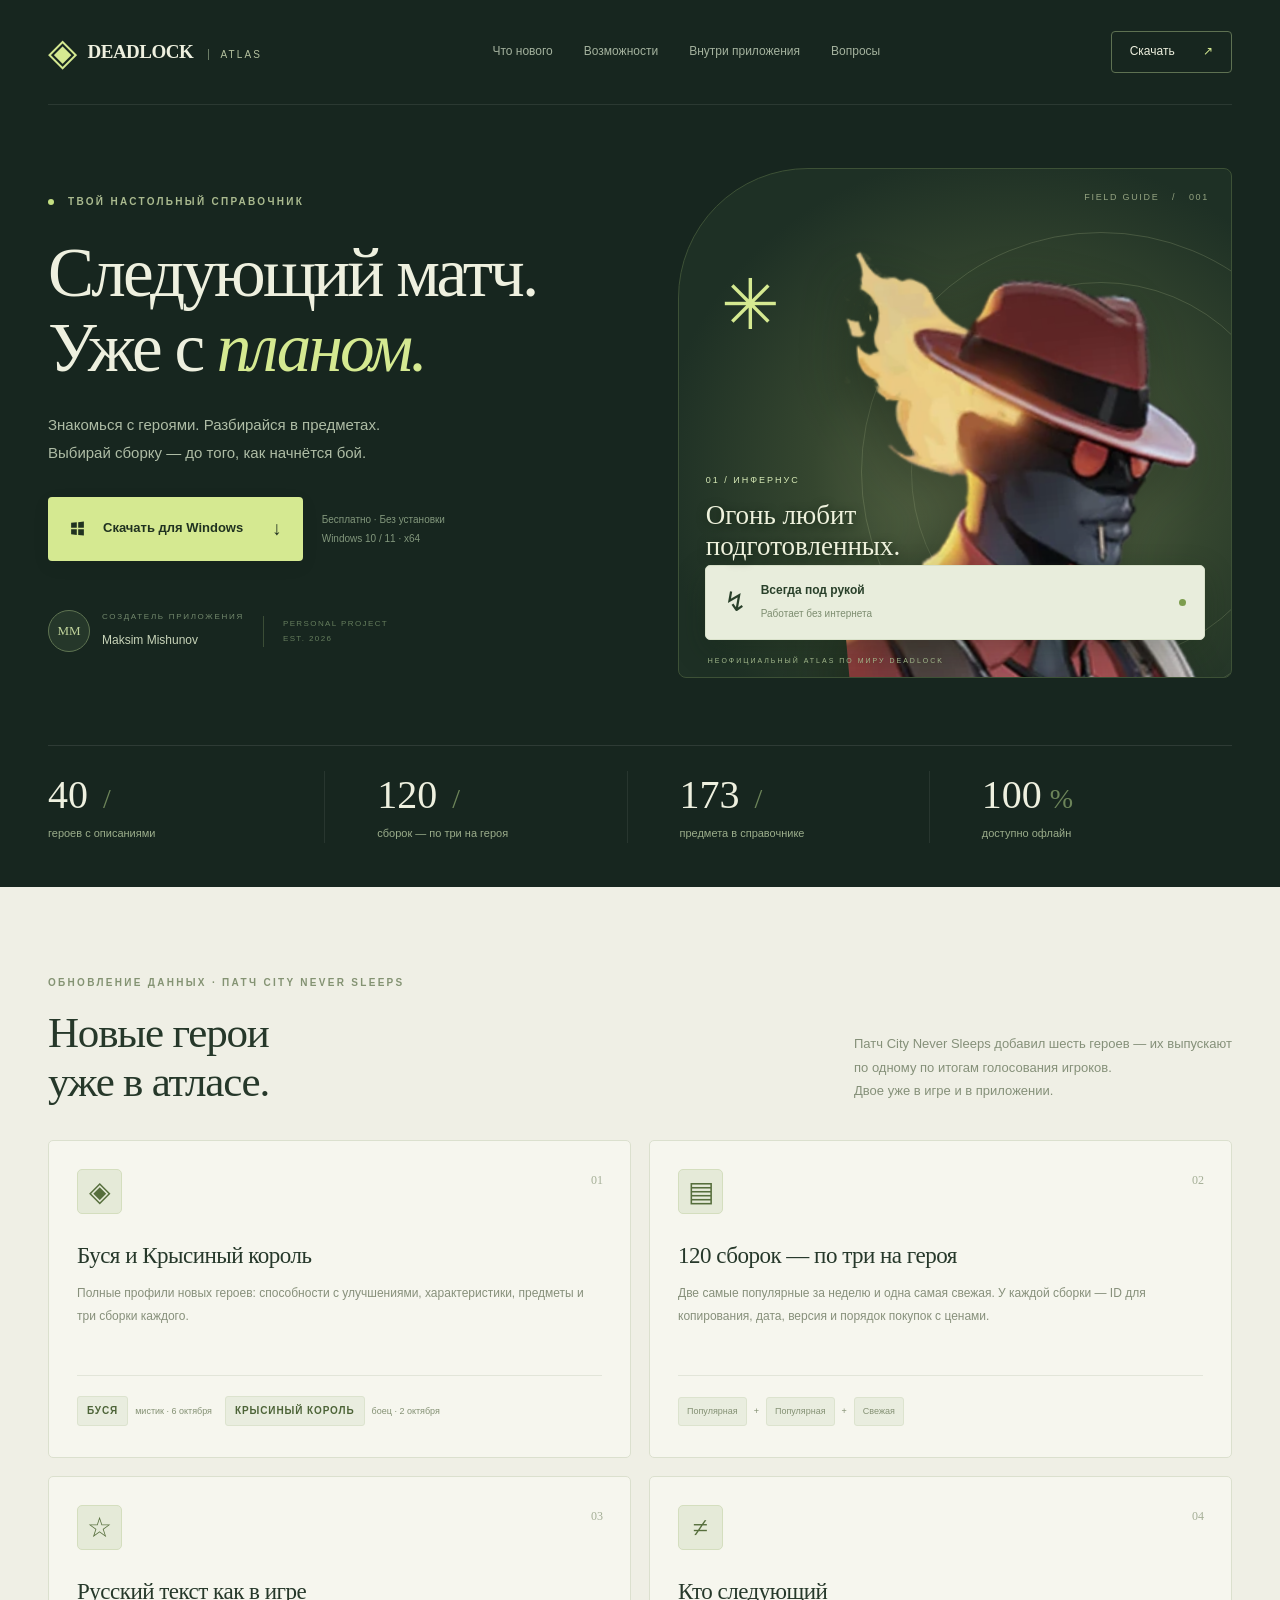
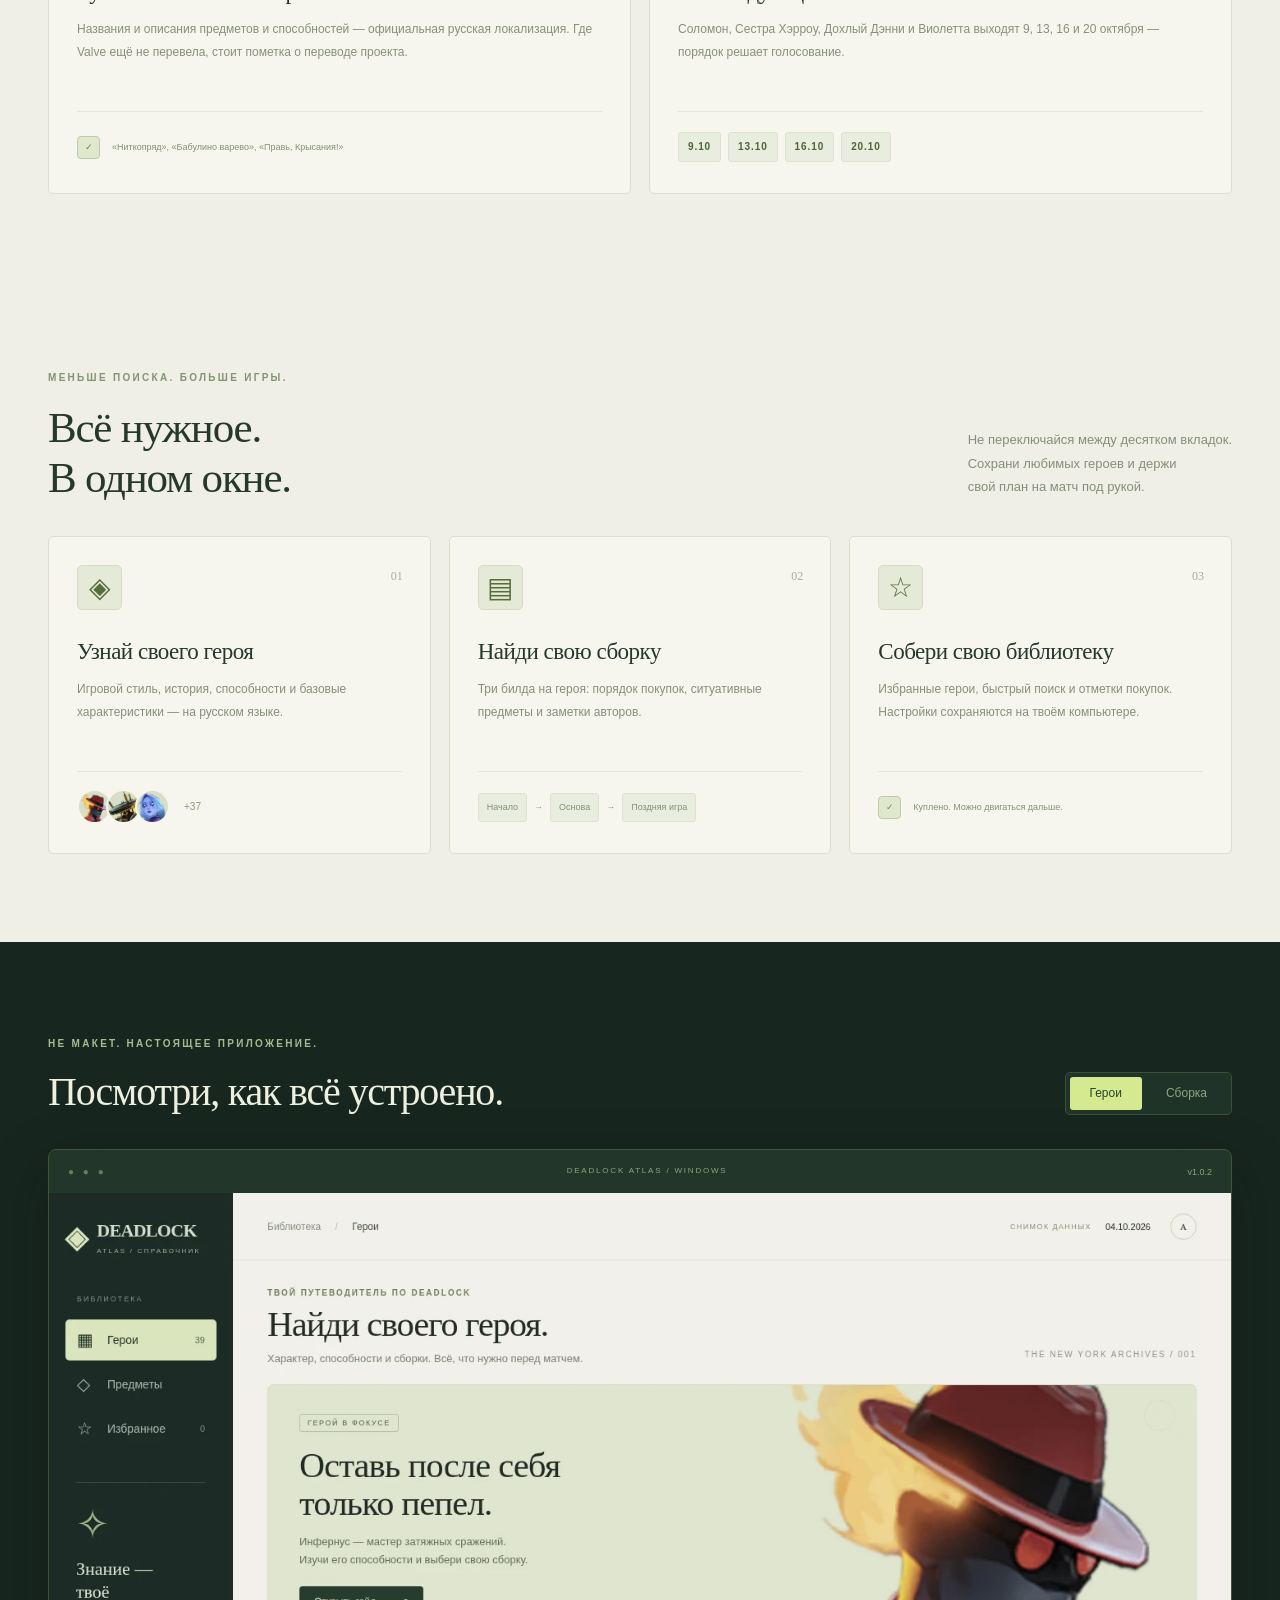
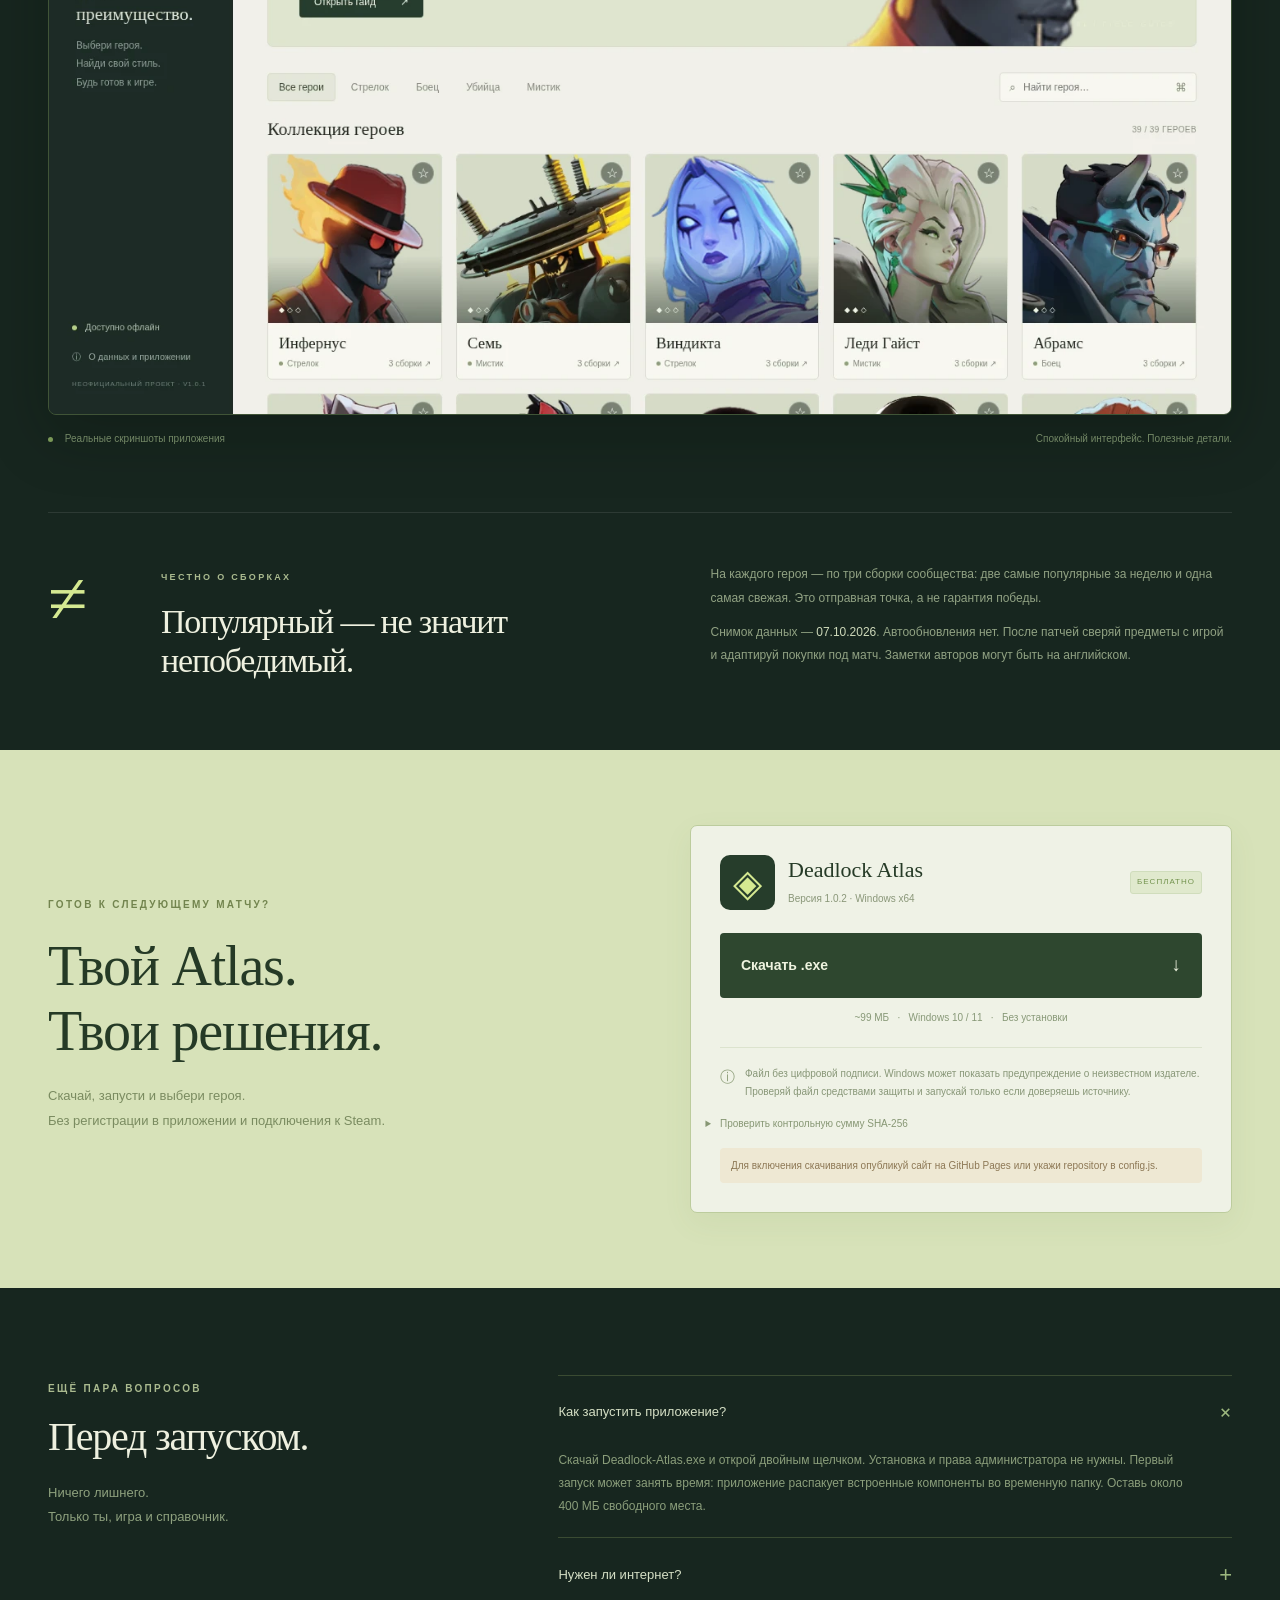
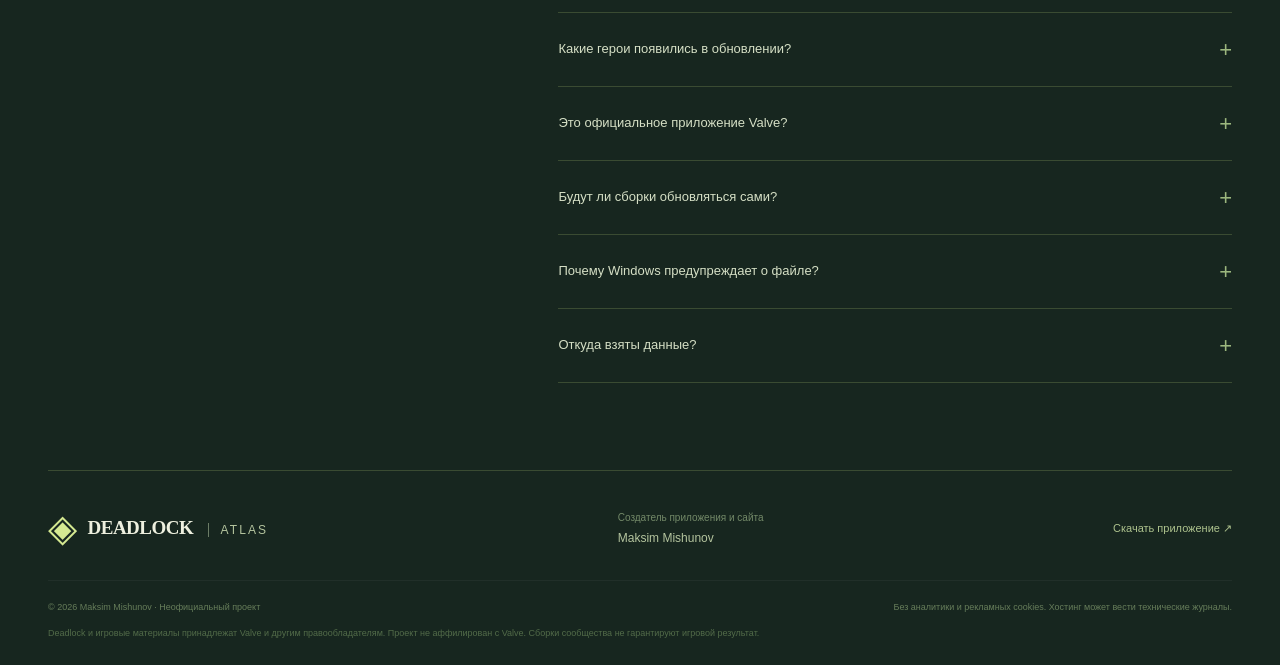
<file: index.html>
<!DOCTYPE html>
<html lang="ru"><head><meta charset="UTF-8"><meta name="viewport" content="width=device-width, initial-scale=1"><meta name="theme-color" content="#17261f"><meta name="description" content="Deadlock Atlas — бесплатный неофициальный справочник для Windows. 40 героев, 120 сборок, предметы и способности. Создатель приложения — Maksim Mishunov."><title>Deadlock Atlas — твой план на следующий матч</title><link rel="icon" href="assets/favicon.svg" type="image/svg+xml"><link rel="stylesheet" href="style.css"><script src="config.js" defer></script><script src="site.js" defer></script></head><body>
<header class="header"><a class="logo" href="#" aria-label="Deadlock Atlas — главная"><span class="logo-mark">◈</span><span>DEADLOCK <b>ATLAS</b></span></a><nav aria-label="Навигация"><a href="#news">Что нового</a><a href="#features">Возможности</a><a href="#inside">Внутри приложения</a><a href="#faq">Вопросы</a></nav><a class="nav-download" href="#download">Скачать <span>↗</span></a></header>
<main><section class="hero container"><div class="hero-text"><div class="eyebrow"><i></i> ТВОЙ НАСТОЛЬНЫЙ СПРАВОЧНИК</div><h1>Следующий матч.<br>Уже с <em>планом.</em></h1><p class="lead">Знакомься с героями. Разбирайся в предметах.<br class="desktop"> Выбирай сборку — до того, как начнётся бой.</p><div class="hero-actions"><a class="button primary" href="#download"><svg viewBox="0 0 24 24" aria-hidden="true"><path d="M3 4l8-1v8H3zm10-1 8-1v9h-8zM3 13h8v8l-8-1zm10 0h8v9l-8-1z"/></svg>Скачать для Windows <span>↓</span></a><span class="small-print">Бесплатно · Без установки<br>Windows 10 / 11 · x64</span></div><div class="creator"><span class="creator-avatar">MM</span><div><small>СОЗДАТЕЛЬ ПРИЛОЖЕНИЯ</small><b>Maksim Mishunov</b></div><span class="creator-line"></span><span class="edition">PERSONAL PROJECT<br>EST. 2026</span></div></div><div class="hero-visual"><span class="visual-index">FIELD GUIDE &nbsp; / &nbsp; 001</span><div class="orbital orbital-one"></div><div class="orbital orbital-two"></div><img class="hero-character" src="assets/hero-1.webp" alt="Инфернус из Deadlock"><span class="visual-star">✳</span><div class="character-label"><span>01 / ИНФЕРНУС</span><b>Огонь любит<br>подготовленных.</b></div><div class="offline-card"><span class="offline-symbol">↯</span><div><b>Всегда под рукой</b><small>Работает без интернета</small></div><i></i></div><span class="visual-caption">НЕОФИЦИАЛЬНЫЙ ATLAS ПО МИРУ DEADLOCK</span></div></section>
<section class="stats container" aria-label="Приложение в цифрах"><div><b>40<span> /</span></b><p>героев с описаниями</p></div><div><b>120<span> /</span></b><p>сборок — по три на героя</p></div><div><b>173<span> /</span></b><p>предмета в справочнике</p></div><div><b>100<span>%</span></b><p>доступно офлайн</p></div></section>
<section class="light-section" id="news"><div class="container"><div class="section-heading"><div><span class="eyebrow">ОБНОВЛЕНИЕ ДАННЫХ · ПАТЧ CITY NEVER SLEEPS</span><h2>Новые герои<br>уже в атласе.</h2></div><p>Патч City Never Sleeps добавил шесть героев — их выпускают<br>по одному по итогам голосования игроков.<br>Двое уже в игре и в приложении.</p></div><div class="feature-grid"><article class="feature-card"><span class="feature-icon">◈</span><span class="feature-number">01</span><h3>Буся и Крысиный король</h3><p>Полные профили новых героев: способности с улучшениями, характеристики, предметы и три сборки каждого.</p><div class="news-heroes"><b>БУСЯ</b><i>мистик · 6 октября</i><b>КРЫСИНЫЙ КОРОЛЬ</b><i>боец · 2 октября</i></div></article><article class="feature-card"><span class="feature-icon">▤</span><span class="feature-number">02</span><h3>120 сборок — по три на героя</h3><p>Две самые популярные за неделю и одна самая свежая. У каждой сборки — ID для копирования, дата, версия и порядок покупок с ценами.</p><div class="mini-stages"><span>Популярная</span><i>+</i><span>Популярная</span><i>+</i><span>Свежая</span></div></article><article class="feature-card"><span class="feature-icon">☆</span><span class="feature-number">03</span><h3>Русский текст как в игре</h3><p>Названия и описания предметов и способностей — официальная русская локализация. Где Valve ещё не перевела, стоит пометка о переводе проекта.</p><div class="mini-check"><span>✓</span> «Ниткопряд», «Бабулино варево», «Правь, Крысания!»</div></article><article class="feature-card"><span class="feature-icon">≠</span><span class="feature-number">04</span><h3>Кто следующий</h3><p>Соломон, Сестра Хэрроу, Дохлый Дэнни и Виолетта выходят 9, 13, 16 и 20 октября — порядок решает голосование.</p><div class="news-heroes"><b>9.10</b><b>13.10</b><b>16.10</b><b>20.10</b></div></article></div></div></section><section class="light-section" id="features"><div class="container"><div class="section-heading"><div><span class="eyebrow">МЕНЬШЕ ПОИСКА. БОЛЬШЕ ИГРЫ.</span><h2>Всё нужное.<br>В одном окне.</h2></div><p>Не переключайся между десятком вкладок.<br>Сохрани любимых героев и держи<br>свой план на матч под рукой.</p></div><div class="feature-grid"><article class="feature-card"><span class="feature-icon">◈</span><span class="feature-number">01</span><h3>Узнай своего героя</h3><p>Игровой стиль, история, способности и базовые характеристики — на русском языке.</p><div class="mini-roster"><img src="assets/hero-1.webp" alt="Инфернус" loading="lazy"><img src="assets/hero-2.webp" alt="Семь" loading="lazy"><img src="assets/hero-3.webp" alt="Виндикта" loading="lazy"><span>+37</span></div></article><article class="feature-card"><span class="feature-icon">▤</span><span class="feature-number">02</span><h3>Найди свою сборку</h3><p>Три билда на героя: порядок покупок, ситуативные предметы и заметки авторов.</p><div class="mini-stages"><span>Начало</span><i>→</i><span>Основа</span><i>→</i><span>Поздняя игра</span></div></article><article class="feature-card"><span class="feature-icon">☆</span><span class="feature-number">03</span><h3>Собери свою библиотеку</h3><p>Избранные герои, быстрый поиск и отметки покупок. Настройки сохраняются на твоём компьютере.</p><div class="mini-check"><span>✓</span> Куплено. Можно двигаться дальше.</div></article></div></div></section>
<section class="inside container" id="inside"><div class="section-heading"><div><span class="eyebrow">НЕ МАКЕТ. НАСТОЯЩЕЕ ПРИЛОЖЕНИЕ.</span><h2>Посмотри, как всё устроено.</h2></div><div class="view-tabs" role="tablist" aria-label="Скриншот приложения"><button id="tab-heroes" role="tab" aria-selected="true" aria-controls="app-panel" data-view="heroes">Герои</button><button id="tab-build" role="tab" aria-selected="false" aria-controls="app-panel" tabindex="-1" data-view="build">Сборка</button></div></div><div class="app-window"><div class="window-bar"><span class="window-dots">● ● ●</span><span>DEADLOCK ATLAS / WINDOWS</span><small>v<span data-release-version>1.0.2</span></small></div><div id="app-panel" role="tabpanel" aria-labelledby="tab-heroes"><img id="app-screen" src="assets/app-heroes.webp" alt="Скриншот: каталог героев Deadlock Atlas" loading="lazy" width="1440" height="1000"></div></div><div class="screenshot-caption"><span><i></i> Реальные скриншоты приложения</span><span>Спокойный интерфейс. Полезные детали.</span></div></section>
<section class="method container"><div class="method-mark">≠</div><div><span class="eyebrow">ЧЕСТНО О СБОРКАХ</span><h2>Популярный — не значит<br>непобедимый.</h2></div><div class="method-copy"><p>На каждого героя — по три сборки сообщества: две самые популярные за неделю и одна самая свежая. Это отправная точка, а не гарантия победы.</p><p>Снимок данных — <b>07.10.2026</b>. Автообновления нет. После патчей сверяй предметы с игрой и адаптируй покупки под матч. Заметки авторов могут быть на английском.</p></div></section>
<section class="download-section" id="download"><div class="container download-inner"><div><span class="eyebrow">ГОТОВ К СЛЕДУЮЩЕМУ МАТЧУ?</span><h2>Твой Atlas.<br>Твои решения.</h2><p>Скачай, запусти и выбери героя.<br>Без регистрации в приложении и подключения к Steam.</p></div><div class="download-card"><div class="download-card-top"><span class="app-badge">◈</span><div><h3>Deadlock Atlas</h3><span>Версия <span data-release-version>1.0.2</span> · Windows x64</span></div><span class="free-tag">БЕСПЛАТНО</span></div><a id="download-link" class="button download-button" href="#publish-note">Скачать .exe <span>↓</span></a><p class="download-spec">~99 МБ &nbsp; · &nbsp; Windows 10 / 11 &nbsp; · &nbsp; Без установки</p><div class="security-note"><span>ⓘ</span><p>Файл без цифровой подписи. Windows может показать предупреждение о неизвестном издателе. Проверяй файл средствами защиты и запускай только если доверяешь источнику.</p></div><details class="checksum"><summary>Проверить контрольную сумму SHA-256</summary><code id="checksum">появится после публикации релиза на GitHub</code><button id="copy-hash" type="button">Копировать</button></details><p id="publish-note" class="publish-note">Ссылка на скачивание станет доступна после публикации релиза на GitHub.</p><a id="release-link" class="release-link" hidden>Открыть страницу релиза ↗</a></div></div></section>
<section class="faq container" id="faq"><div><span class="eyebrow">ЕЩЁ ПАРА ВОПРОСОВ</span><h2>Перед запуском.</h2><p>Ничего лишнего.<br>Только ты, игра и справочник.</p></div><div class="faq-list"><details open><summary>Как запустить приложение?<span>+</span></summary><p>Скачай Deadlock-Atlas.exe и открой двойным щелчком. Установка и права администратора не нужны. Первый запуск может занять время: приложение распакует встроенные компоненты во временную папку. Оставь около 400 МБ свободного места.</p></details><details><summary>Нужен ли интернет?<span>+</span></summary><p>Только для скачивания приложения и открытия внешних ссылок. Герои, сборки, описания и картинки уже внутри. Избранное и отметки хранятся в локальном профиле на компьютере.</p></details><details><summary>Какие герои появились в обновлении?<span>+</span></summary><p>Буся (Baba) и Крысиный король (Rat King) — оба уже выпущены и добавлены в приложение целиком: способности, предметы, сборки и русские описания. Остальные четыре героя патча — Соломон, Сестра Хэрроу, Дохлый Дэнни и Виолетта — выйдут 9, 13, 16 и 20 октября; их карточки отмечены в приложении как «скоро». Для полных профилей потребуется следующий снимок данных.</p></details><details><summary>Это официальное приложение Valve?<span>+</span></summary><p>Нет. Это независимый проект Maksim Mishunov. Он не связан с Valve, не подключается к игре и не изменяет её файлы. Deadlock, персонажи и игровые изображения принадлежат их правообладателям.</p></details><details><summary>Будут ли сборки обновляться сами?<span>+</span></summary><p>В версии <span data-release-version>1.0.2</span> нет автоматического обновления. В приложение включён снимок от 07.10.2026. У каждой сборки указана дата её изменения автором. Для новых данных потребуется новая версия приложения.</p></details><details><summary>Почему Windows предупреждает о файле?<span>+</span></summary><p>У этой независимой сборки нет цифровой подписи издателя. Не отключай защиту системы. Проверь файл антивирусом и при необходимости сравни SHA-256 с указанной на сайте суммой. Совпадение суммы подтверждает целостность файла, но само по себе не гарантирует его безопасность.</p></details><details><summary>Откуда взяты данные?<span>+</span></summary><p>Из открытого проекта <a href="https://deadlock-api.com/" target="_blank" rel="noopener noreferrer">Deadlock API ↗</a>. Сборки — работы игроков; их названия, порядок покупок и примечания сохранены. Авторы сборок и идентификаторы включены в данные приложения.</p></details></div></section></main>
<footer class="footer container"><div class="footer-top"><a class="logo" href="#"><span class="logo-mark">◈</span><span>DEADLOCK <b>ATLAS</b></span></a><div>Создатель приложения и сайта<br><b>Maksim Mishunov</b></div><a href="#download">Скачать приложение ↗</a></div><div class="footer-bottom"><span>© 2026 Maksim Mishunov · Неофициальный проект</span><span>Без аналитики и рекламных cookies. Хостинг может вести технические журналы.</span></div><p class="legal">Deadlock и игровые материалы принадлежат Valve и другим правообладателям. Проект не аффилирован с Valve. Сборки сообщества не гарантируют игровой результат.</p></footer><div id="toast" role="status" aria-live="polite"></div>
</body></html>
</file>
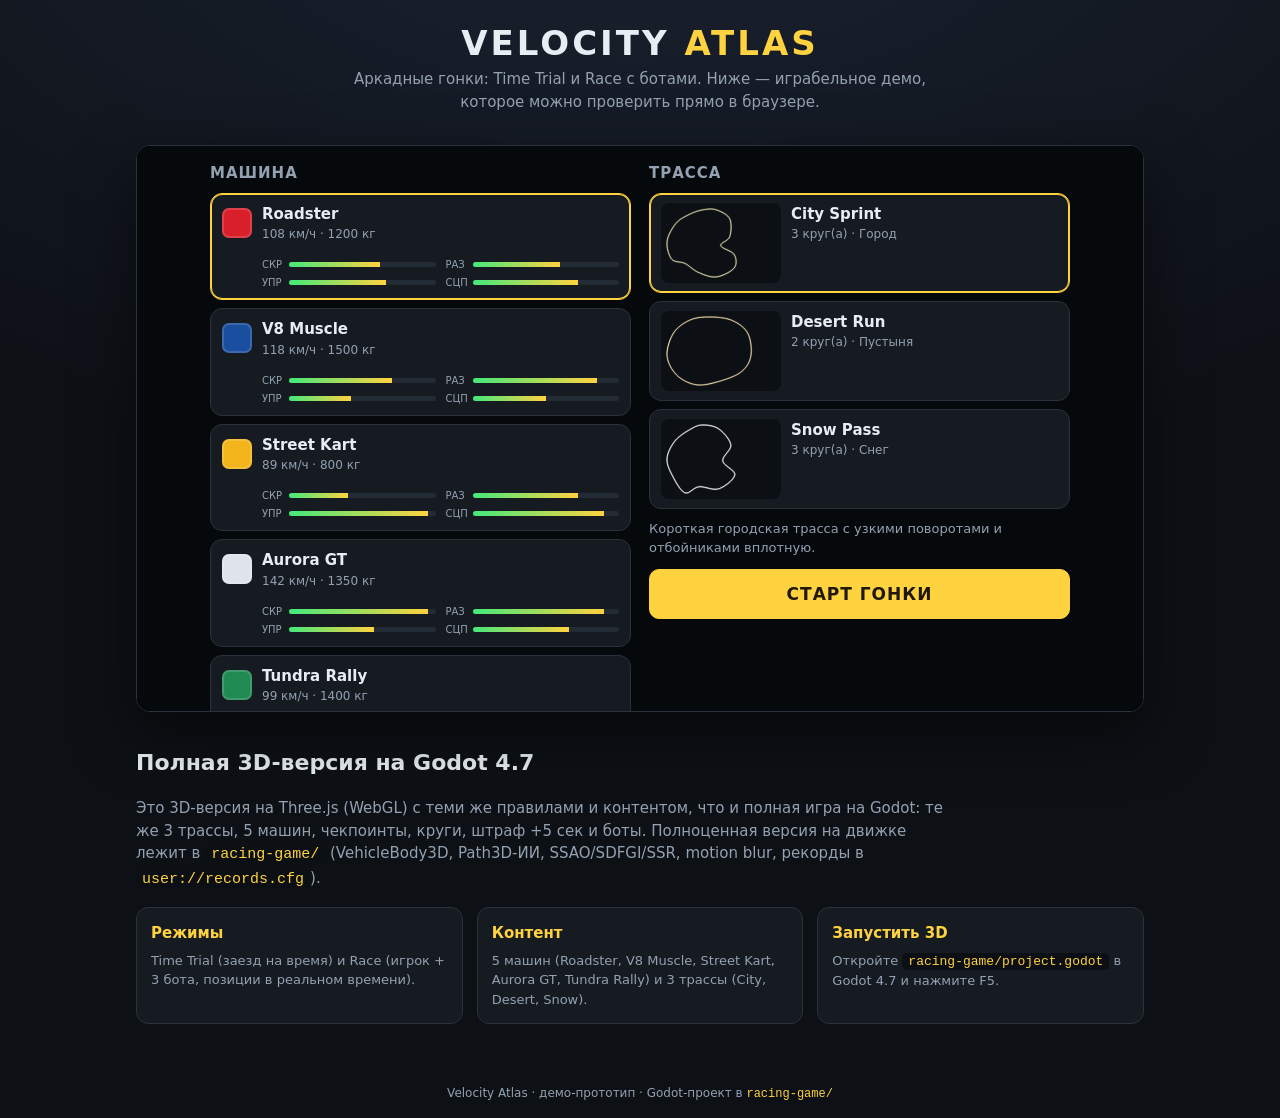
<file: velocity-atlas-web/index.html>
<!DOCTYPE html>
<html lang="ru">
<head>
<meta charset="utf-8">
<meta name="viewport" content="width=device-width, initial-scale=1">
<title>Velocity Atlas — гонки</title>
<link rel="stylesheet" href="style.css?v=5">
</head>
<body>
<header class="top">
  <div class="logo">VELOCITY <span>ATLAS</span></div>
  <p class="tag">Аркадные гонки: Time Trial и Race с ботами. Ниже — играбельное демо,
     которое можно проверить прямо в браузере.</p>
</header>

<main>
  <section class="stage-wrap">
    <div id="stage">
      <div id="errbox" style="display:none"></div>
      <canvas id="game"></canvas>

      <!-- HUD -->
      <div id="hud" class="hud" style="display:none">
        <div class="hud-left">
          <div class="bigbox"><span id="h-speed">0</span><i>км/ч</i><b id="h-gear">1</b></div>
        </div>
        <div class="hud-top">
          <div class="pill">Круг <b id="h-lap">1/3</b></div>
          <div class="pill">Позиция <b id="h-pos">1/4</b></div>
          <div class="pill">Круг <b id="h-time">—</b></div>
          <div class="pill">Рекорд <b id="h-best">—</b></div>
        </div>
        <canvas id="minimap" class="minimap" width="170" height="130"></canvas>
      </div>

      <!-- Отсчёт 3-2-1-GO -->
      <div id="countdown" class="cd" style="display:none"></div>

      <!-- Результаты -->
      <div id="results" class="overlay results" style="display:none">
        <div class="panel">
          <h2 id="res-title">ФИНИШ</h2>
          <p id="res-total"></p>
          <p id="res-best"></p>
          <table id="res-table" class="restab"></table>
          <div class="row">
            <button id="btn-retry" class="btn primary">Заново</button>
            <button id="btn-next" class="btn">След. трасса</button>
            <button id="btn-menu" class="btn">В меню</button>
          </div>
        </div>
      </div>

      <!-- Меню выбора -->
      <div id="menu" class="overlay menu">
        <div class="menu-grid">
          <div class="col">
            <h3>Машина</h3>
            <div id="car-list" class="list"></div>
            <p id="car-desc" class="desc"></p>
          </div>
          <div class="col">
            <h3>Трасса</h3>
            <div id="track-list" class="list"></div>
            <p id="track-desc" class="desc"></p>
            <button id="btn-start" class="btn primary big">СТАРТ ГОНКИ</button>
          </div>
        </div>
        <div class="controls">
          <b>Управление:</b> W/↑ газ · S/↓ тормоз · A/D или ←/→ руль · Space ручник · R вернуться на трассу
        </div>
      </div>
    </div>
  </section>

  <section class="about">
    <h2>Полная 3D-версия на Godot 4.7</h2>
    <p>Это 3D-версия на Three.js (WebGL) с теми же правилами и контентом, что и полная
       игра на Godot: те же 3 трассы, 5 машин, чекпоинты, круги, штраф +5 сек и боты.
       Полноценная версия на движке лежит в <code>racing-game/</code> (VehicleBody3D,
       Path3D-ИИ, SSAO/SDFGI/SSR, motion blur, рекорды в <code>user://records.cfg</code>).</p>
    <div class="cols3">
      <div><h4>Режимы</h4><p>Time Trial (заезд на время) и Race (игрок + 3 бота, позиции в реальном времени).</p></div>
      <div><h4>Контент</h4><p>5 машин (Roadster, V8 Muscle, Street Kart, Aurora GT, Tundra Rally) и 3 трассы (City, Desert, Snow).</p></div>
      <div><h4>Запустить 3D</h4><p>Откройте <code>racing-game/project.godot</code> в Godot 4.7 и нажмите F5.</p></div>
    </div>
  </section>
</main>

<footer class="foot">Velocity Atlas · демо-прототип · Godot-проект в <code>racing-game/</code></footer>

<script src="vendor/three.min.js?v=5"></script>
<script src="data.js?v=5"></script>
<script src="sim.js?v=5"></script>
<script src="game3d.js?v=5"></script>
</body>
</html>
</file>
<file: style.css>
*{box-sizing:border-box}html{scroll-behavior:smooth;scroll-padding-top:30px}body{margin:0;background:#17261f;color:#eef0df;font:15px/1.6 'Segoe UI',Arial,sans-serif}a{color:inherit;text-decoration:none}button{font:inherit;cursor:pointer}button,a{-webkit-tap-highlight-color:transparent}a:focus-visible,button:focus-visible,summary:focus-visible{outline:3px solid #d5e991;outline-offset:6px}button{color:inherit}img{display:block;max-width:100%}.container,.header{width:min(1240px,calc(100% - 96px));margin:0 auto}.header{height:105px;display:flex;align-items:center;justify-content:space-between;border-bottom:1px solid #ffffff16}.logo{display:flex;align-items:center;gap:11px;font:700 19px Georgia,serif;letter-spacing:-.5px;white-space:nowrap}.logo b{font:10px 'Segoe UI',Arial;letter-spacing:2.1px;border-left:1px solid #6b7c66;margin-left:10px;padding-left:12px;color:#b4c19f}.logo-mark{font:38px Georgia;color:#d5e991}.header nav{display:flex;gap:31px;color:#a4b29e;font-size:12px}.header nav a:hover{color:#e0efb4}.nav-download{border:1px solid #5e7152;border-radius:4px;font-size:12px;padding:10px 18px}.nav-download span{padding-left:25px;color:#d5e991}.hero{display:grid;grid-template-columns:1.1fr 1fr;min-height:640px;align-items:center;gap:20px;padding-top:48px;padding-bottom:52px}.eyebrow{font-size:10px;letter-spacing:2.3px;color:#aaba8f;font-weight:600}.eyebrow i,.screenshot-caption i{display:inline-block;width:6px;height:6px;background:#c4df82;border-radius:50%;margin-right:9px;vertical-align:middle}h1,h2,h3,p{margin-top:0}h1{font:normal clamp(45px,5.4vw,76px)/1.08 Georgia,'Times New Roman',serif;letter-spacing:-2.8px;margin:26px 0}h1 em{color:#d5e991;font-weight:normal}p.lead{color:#aebca5;font-size:15px;line-height:1.85;margin-bottom:30px}.hero-actions{display:flex;align-items:center;gap:19px}.button{display:inline-flex;align-items:center;justify-content:center;gap:17px;border-radius:4px;font-size:13px;font-weight:600;padding:17px 21px;transition:background .2s,transform .2s}.button:hover{transform:translateY(-2px)}.primary{background:#d5e991;color:#203220;box-shadow:0 5px 18px #0001}.primary:hover{background:#e2f2b3}.button svg{width:17px;height:17px;fill:currentColor}.button>span{font-size:19px;font-weight:400;margin-left:12px}.small-print{color:#82977c;font-size:10px;line-height:1.9}.creator{display:flex;gap:12px;align-items:center;margin-top:49px;max-width:435px}.creator-avatar{display:grid;place-items:center;font:13px Georgia;color:#c1d49c;width:42px;height:42px;border:1px solid #5f7452;border-radius:50%;background:#25372a}.creator small{display:block;font-size:8px;letter-spacing:1.7px;color:#73896d;margin-bottom:3px}.creator b{font-size:12px;font-weight:500;color:#c8d4b9}.creator-line{height:31px;border-left:1px solid #3b4d36;margin:0 7px}.edition{color:#657d5d;font-size:8px;letter-spacing:1.4px;line-height:1.9}.hero-visual{position:relative;height:510px;background:radial-gradient(ellipse at 60% 60%,#6b7851 0%,#35462f 42%,#1e3025 75%);border:1px solid #3d5136;border-radius:130px 8px 8px 8px;overflow:hidden}.visual-index{position:absolute;right:22px;top:21px;font-size:9px;letter-spacing:1.7px;color:#94a381;z-index:2}.orbital{position:absolute;border:1px solid #b4c59038;border-radius:50%;width:480px;height:480px;right:-110px;top:63px}.orbital-two{width:380px;height:380px;right:-60px;top:113px}.hero-character{position:absolute;width:90%;height:110%;object-fit:contain;object-position:center;right:-57px;bottom:-95px;filter:saturate(.78) drop-shadow(-15px 12px 28px #08110966);transform:rotate(-5deg)}.visual-star{position:absolute;top:95px;left:42px;font:70px Georgia;color:#d5e991}.character-label{position:absolute;left:27px;bottom:115px;z-index:2}.character-label span{font-size:9px;color:#d6e9b6;letter-spacing:2px}.character-label b{display:block;font:27px/1.15 Georgia;margin-top:10px;color:#eef1dc;text-shadow:0 2px 10px #162817}.offline-card{position:absolute;bottom:37px;left:26px;right:26px;background:#e8eddc;box-shadow:0 10px 30px #14241444;backdrop-filter:blur(8px);color:#29402a;border:1px solid #d9e1ca;border-radius:5px;padding:15px 18px;display:flex;align-items:center;gap:14px}.offline-symbol{font-size:27px}.offline-card b{display:block;font-size:12px;font-weight:600}.offline-card small{font-size:10px;color:#7d8d70}.offline-card i{width:7px;height:7px;border-radius:50%;background:#7c9d4e;margin-left:auto}.visual-caption{position:absolute;bottom:11px;left:29px;font-size:7px;letter-spacing:2px;color:#a1b78b}.stats{display:grid;grid-template-columns:repeat(4,1fr);border-top:1px solid #ffffff19;padding-top:25px;padding-bottom:44px;gap:25px}.stats>div{border-right:1px solid #ffffff13;padding-left:27px}.stats>div:first-child{padding-left:0}.stats>div:last-child{border:0}.stats b{font:40px Georgia,serif}.stats b span{font-size:28px;color:#6c8459;margin-left:8px}.stats p{font-size:11px;color:#9bad8b;margin:7px 0 0}.light-section{background:#efefe5;color:#26382a;padding:82px 0 88px}.section-heading{display:flex;justify-content:space-between;align-items:end;gap:25px;margin-bottom:34px}h2{font:normal 43px/1.15 Georgia,serif;letter-spacing:-1.2px;margin:15px 0 0}.light-section .eyebrow{color:#849373}.section-heading>p{color:#859079;font-size:13px;line-height:1.8;margin:0 0 4px}.feature-grid{display:grid;grid-template-columns:repeat(3,1fr);gap:18px}.feature-card{padding:28px;background:#f6f6ee;border:1px solid #dbe0ce;border-radius:5px;position:relative}.feature-icon{display:grid;place-items:center;width:45px;height:45px;background:#e5ead8;border:1px solid #d4debe;border-radius:5px;font:28px Georgia;color:#566e3c}.feature-number{position:absolute;right:27px;top:32px;font:12px Georgia;color:#a5af97}.feature-card h3{font:23px Georgia;letter-spacing:-.5px;margin:29px 0 13px}.feature-card p{font-size:12px;color:#87907b;line-height:1.9;min-height:69px;margin-bottom:24px}.mini-roster{display:flex;align-items:center;padding-top:17px;border-top:1px solid #e2e5d9}.mini-roster img{width:35px;height:35px;border-radius:50%;background:#d8dfc8;border:2px solid #f6f6ee;object-fit:cover;object-position:center 15%;margin-right:-6px}.mini-roster span{font-size:10px;color:#8b9979;margin-left:20px}.mini-stages,.mini-check{min-height:54px;display:flex;align-items:center;gap:7px;border-top:1px solid #e2e5d9;padding-top:17px;font-size:9px;color:#849174}.mini-stages span{background:#e9eddf;padding:6px 8px;border:1px solid #dce3ce;border-radius:3px;white-space:nowrap}.mini-stages i{font-style:normal}.mini-check span{width:23px;height:23px;display:grid;place-items:center;border:1px solid #bdcba7;border-radius:4px;background:#dfe8cd;color:#6f8c4a;margin-right:5px}.inside{padding:88px 0 65px}.inside h2{font-size:40px}.view-tabs{display:flex;gap:4px;background:#203328;border:1px solid #3b5034;border-radius:5px;padding:4px;flex-shrink:0}.view-tabs button{border:0;background:transparent;color:#91a482;padding:7px 20px;font-size:12px;border-radius:3px}.view-tabs button[aria-selected=true]{background:#d5e991;color:#2c432a}.app-window{background:#23362a;border:1px solid #405437;border-radius:8px;overflow:hidden;box-shadow:0 20px 60px #06100744}.window-bar{height:43px;display:flex;align-items:center;justify-content:space-between;padding:0 19px;font-size:8px;letter-spacing:1.8px;color:#91a27e}.window-dots{color:#687e5b;letter-spacing:3px;font-size:10px}.window-bar small{font-size:9px;letter-spacing:0}.app-window img{width:100%;height:auto;aspect-ratio:1.44;object-fit:cover}.screenshot-caption{display:flex;justify-content:space-between;color:#738866;font-size:10px;margin-top:16px}.screenshot-caption i{width:5px;height:5px;background:#7a9857}.method{border-top:1px solid #ffffff18;display:grid;grid-template-columns:85px 1fr 1fr;gap:28px;padding:50px 0 70px;align-items:start}.method-mark{font:72px Georgia;color:#d5e991;line-height:1}.method h2{font-size:34px}.method .eyebrow{font-size:9px}.method-copy p{font-size:12px;line-height:1.95;color:#91a283;margin:0 0 11px}.method-copy b{font-weight:500;color:#ced9ba}.download-section{background:#d7e2b9;color:#253a26;padding:75px 0;scroll-margin-top:0}.download-inner{display:grid;grid-template-columns:1fr 1fr;gap:100px;align-items:center}.download-section .eyebrow{color:#72844e}.download-section h2{font-size:56px;margin:19px 0 21px}.download-section p{color:#7a8b60;font-size:13px;line-height:1.9}.download-card{padding:29px;background:#eff2e6;border:1px solid #bccc9d;border-radius:7px;box-shadow:0 10px 30px #617c4112}.download-card-top{display:flex;align-items:center;gap:13px;margin-bottom:23px}.app-badge{display:grid;place-items:center;font:38px Georgia;width:55px;height:55px;background:#263d2b;color:#d5e991;border-radius:10px}.download-card-top h3{font:22px Georgia;margin:0 0 2px}.download-card-top div>span{font-size:10px;color:#8a9779}.free-tag{margin-left:auto;font-size:8px;letter-spacing:1px;background:#e0e9cd;border:1px solid #d0ddbc;border-radius:3px;padding:4px 6px;color:#73934e}.download-button{background:#2e472f;color:#eef3df;width:100%;justify-content:space-between;font-size:14px}.download-button:hover{background:#405b36}.download-card .download-spec{text-align:center;font-size:10px;color:#889978;margin:10px 0 20px}.security-note{display:flex;gap:10px;border-top:1px solid #dce3ce;padding-top:17px;color:#91a17d}.security-note p{font-size:10px;line-height:1.85;color:#889778;margin:0}.security-note>span{font-size:15px}.checksum{margin-top:14px;font-size:10px;color:#879774}.checksum summary{cursor:pointer;list-style:disclosure-closed}.checksum code{display:block;overflow-wrap:anywhere;font-size:10px;margin:12px 0 8px;color:#526d3c}.checksum button{border:1px solid #cbd7b8;background:#e6edd8;border-radius:3px;padding:4px 9px;font-size:10px;color:#607c44}.download-card .publish-note{font-size:10px;line-height:1.7;color:#8d7855;background:#eee8d3;padding:9px 11px;border-radius:4px;margin:16px 0 0}.release-link{display:block;font-size:10px;text-decoration:underline;color:#7a8b62;margin-top:14px}.release-link[hidden]{display:none}.faq{padding:87px 0;display:grid;grid-template-columns:.85fr 1.3fr;gap:70px}.faq h2{font-size:40px}.faq>div>p{font-size:13px;color:#8ea17e;line-height:1.9;margin-top:21px}.faq-list details{border-bottom:1px solid #3a4b32}.faq-list details:first-child{border-top:1px solid #3a4b32}.faq-list summary{cursor:pointer;padding:19px 0;font-size:13px;color:#d5dfc5;display:flex;align-items:center;justify-content:space-between;gap:20px;list-style:none}.faq-list summary::-webkit-details-marker{display:none}.faq-list summary span{font-size:22px;font-weight:200;color:#9cb77e}.faq-list details[open] summary span{transform:rotate(45deg)}.faq-list p{font-size:12px;color:#8b9e7b;line-height:1.9;padding:0 35px 20px 0;margin:0}.faq-list a{color:#c0d697;text-decoration:underline}.footer{border-top:1px solid #3a4b32;padding:35px 0 24px}.footer-top{display:flex;align-items:center;justify-content:space-between;gap:24px;padding-bottom:30px}.footer-top>div{font-size:10px;color:#738968;line-height:1.9}.footer-top b{font-size:12px;color:#b4c49e;font-weight:500}.footer-top>a:last-child{font-size:11px;color:#aec38e}.footer-bottom{display:flex;justify-content:space-between;color:#667d5a;font-size:9px;gap:20px;border-top:1px solid #ffffff0b;padding-top:19px}.legal{font-size:9px;color:#526b49;margin:10px 0 0;line-height:1.8}#toast{position:fixed;bottom:25px;left:50%;transform:translate(-50%,100px);background:#e4edce;color:#2b432b;padding:11px 22px;border-radius:5px;z-index:20;font-size:12px;opacity:0;transition:.2s;box-shadow:0 5px 25px #0002}#toast.show{opacity:1;transform:translate(-50%,0)}@media(min-width:1500px){.hero{min-height:690px}.hero-visual{height:550px}.hero-character{bottom:-105px}.hero h1{font-size:80px}}@media(max-width:1150px){.container,.header{width:calc(100% - 64px)}.hero{grid-template-columns:1.1fr 1fr;gap:25px}.hero-actions{align-items:start;flex-direction:column;gap:10px}.small-print br{display:none}.small-print{font-size:9px}.creator{margin-top:26px}.hero-visual{height:490px}.hero-character{width:110%;right:-90px}.feature-card{padding:23px}.feature-card h3{font-size:21px}.mini-stages{gap:4px;font-size:8px}.mini-stages span{padding:5px}.download-inner{gap:40px}.download-card{padding:23px}.free-tag{display:none}.header nav{gap:21px}.method{grid-template-columns:60px 1fr 1fr;gap:20px}.method h2{font-size:29px}}@media(max-width:800px){.container,.header{width:calc(100% - 40px)}.header{height:82px}.header nav{display:none}.logo{font-size:17px}.logo b{font-size:8px;margin-left:6px;padding-left:8px}.hero{grid-template-columns:1fr;padding-top:42px;padding-bottom:30px;gap:36px}.hero h1{font-size:60px;letter-spacing:-2px}.hero-text{max-width:570px}.hero-actions{flex-direction:row;align-items:center}.small-print br{display:block}.creator{margin-top:28px}.hero-visual{height:380px;border-radius:90px 6px 6px 6px}.hero-character{width:80%;height:135%;right:-13px;bottom:-125px}.visual-star{top:60px;left:40px}.character-label{bottom:125px;left:30px}.hero-visual .offline-card{right:auto;width:280px}.stats{gap:12px;padding-bottom:30px}.stats>div{padding-left:8px}.stats b{font-size:31px}.stats b span{font-size:18px;margin-left:3px}.stats p{font-size:9px}.light-section{padding:50px 0}.section-heading{align-items:start;flex-direction:column;gap:20px}h2{font-size:37px}.section-heading>p br{display:none}.feature-grid{grid-template-columns:1fr}.feature-card p{min-height:0;max-width:440px}.feature-card h3{margin-top:20px}.feature-number{top:27px}.mini-stages{font-size:10px}.mini-stages span{padding:6px 10px}.inside{padding:55px 0 38px}.inside h2{font-size:33px}.screenshot-caption>span:last-child{display:none}.method{grid-template-columns:45px 1fr;padding:32px 0 43px;gap:20px}.method-mark{font-size:48px}.method-copy{grid-column:2}.method h2{font-size:31px}.download-inner{grid-template-columns:1fr;gap:25px}.download-section{padding:48px 0}.download-section h2{font-size:49px}.download-card{max-width:550px}.download-card-top .free-tag{display:block}.faq{grid-template-columns:1fr;gap:20px;padding:53px 0}.faq>div>p{display:none}.footer-top{flex-wrap:wrap}.footer-bottom{flex-direction:column;gap:8px}.legal{font-size:8px}.window-bar{height:33px;font-size:6px;padding:0 12px}}@media(max-width:420px){.hero h1{font-size:50px}.hero .eyebrow{font-size:8px}.hero-actions{align-items:start;flex-direction:column}.hero .small-print br{display:none}.hero .small-print{font-size:9px}.primary{width:100%}.hero-actions{width:100%}.edition{font-size:7px}.character-label b{font-size:25px}.hero-character{right:-36px;width:95%}.header .nav-download{padding:8px 11px;font-size:10px}.nav-download span{padding-left:10px}.hero-visual .offline-card{width:calc(100% - 52px)}.stats b{font-size:27px}.stats p{font-size:8px}.logo{gap:7px;font-size:15px}.logo-mark{font-size:30px}.logo b{font-size:7px}.section-heading h2{font-size:32px}.free-tag{display:none!important}.download-card-top h3{font-size:20px}}@media(prefers-reduced-motion:reduce){html{scroll-behavior:auto}*,*:before,*:after{transition:none!important;animation:none!important}}
.news-heroes{display:flex;flex-wrap:wrap;align-items:center;gap:7px;border-top:1px solid #e2e5d9;padding-top:17px;min-height:54px}
.news-heroes b{font-size:10px;letter-spacing:.09em;background:#e9eddf;border:1px solid #dce3ce;border-radius:3px;padding:6px 9px;color:#4d6438;white-space:nowrap}
.news-heroes i{font-style:normal;font-size:9px;color:#849174;margin-right:6px}
@media(min-width:801px){#news .feature-grid{grid-template-columns:repeat(2,1fr)}}
</file>
<file: velocity-atlas-web/style.css>
:root {
  --bg: #0d1015; --panel: #161b22; --panel2: #1d242e; --line: #2a323d;
  --txt: #e6edf3; --mut: #93a1b0; --acc: #ffd23f; --acc2: #43e97b; --red: #ff5a4d;
}
* { box-sizing: border-box; }
body {
  margin: 0; background: radial-gradient(1200px 600px at 50% -10%, #1a2230, var(--bg));
  color: var(--txt); font: 15px/1.5 system-ui, -apple-system, Segoe UI, Roboto, sans-serif;
}
.top { text-align: center; padding: 26px 16px 10px; }
.logo { font: 800 34px/1 system-ui; letter-spacing: 3px; }
.logo span { color: var(--acc); }
.tag { color: var(--mut); margin: 8px auto 0; max-width: 640px; }

main { max-width: 1040px; margin: 0 auto; padding: 8px 16px 40px; }

.stage-wrap { margin-top: 14px; }
#stage {
  position: relative; width: 100%; aspect-ratio: 16/9; max-height: 70vh;
  background: #0a0d11; border: 1px solid var(--line); border-radius: 14px;
  overflow: hidden; box-shadow: 0 20px 60px rgba(0,0,0,.5);
}
#game { position: absolute; inset: 0; width: 100%; height: 100%; display: block; }

/* HUD */
.hud { position: absolute; inset: 0; pointer-events: none; }
.hud-top { position: absolute; top: 10px; left: 50%; transform: translateX(-50%); display: flex; gap: 8px; }
.pill { background: rgba(10,14,18,.72); border: 1px solid var(--line); border-radius: 999px;
  padding: 5px 12px; font-size: 13px; color: var(--mut); backdrop-filter: blur(4px); }
.pill b { color: var(--txt); }
.hud-left { position: absolute; left: 14px; bottom: 12px; }
.bigbox { position: relative; background: rgba(10,14,18,.78); border: 1px solid var(--line);
  border-radius: 14px; padding: 8px 18px 8px 14px; min-width: 128px; backdrop-filter: blur(4px); }
.bigbox span { font: 800 40px/1 system-ui; }
.bigbox i { font-style: normal; color: var(--mut); font-size: 13px; margin-left: 4px; }
.bigbox b { position: absolute; right: 12px; top: 8px; font: 800 22px/1 system-ui; color: var(--acc); }
.minimap { position: absolute; right: 12px; bottom: 12px; background: rgba(10,14,18,.7);
  border: 1px solid var(--line); border-radius: 10px; backdrop-filter: blur(4px); }

/* Отчёт об ошибках */
#errbox { position: absolute; top: 8px; left: 8px; right: 8px; z-index: 50;
  background: #5a1212; border: 1px solid #ff5a4d; color: #ffd7d2; border-radius: 8px;
  padding: 8px 12px; font-size: 13px; white-space: pre-wrap; }

/* Отсчёт */
.cd { position: absolute; inset: 0; display: flex; align-items: center; justify-content: center;
  font: 800 140px/1 system-ui; color: var(--acc); text-shadow: 0 6px 30px rgba(0,0,0,.6);
  pointer-events: none; }
.cd.go { color: var(--acc2); }

/* Overlays */
.overlay { position: absolute; inset: 0; display: flex; align-items: center; justify-content: center;
  background: rgba(8,11,15,.82); backdrop-filter: blur(3px); }
.panel { background: var(--panel); border: 1px solid var(--line); border-radius: 16px;
  padding: 22px 26px; width: min(560px, 92%); text-align: center; }
.panel h2 { margin: 0 0 6px; font-size: 28px; }
.panel p { margin: 2px 0; color: var(--mut); }
.restab { width: 100%; border-collapse: collapse; margin: 14px 0; font-size: 14px; }
.restab td { padding: 6px 8px; border-bottom: 1px solid var(--line); text-align: left; }
.restab tr.you td { color: var(--acc); font-weight: 700; }
.row { display: flex; gap: 10px; justify-content: center; margin-top: 10px; }

.btn { background: var(--panel2); color: var(--txt); border: 1px solid var(--line);
  border-radius: 10px; padding: 10px 18px; font: 600 14px system-ui; cursor: pointer; transition: .15s; }
.btn:hover { border-color: var(--acc); transform: translateY(-1px); }
.btn.primary { background: var(--acc); color: #20180a; border-color: var(--acc); }
.btn.primary:hover { filter: brightness(1.08); }
.btn.big { width: 100%; padding: 14px; font-size: 17px; margin-top: 10px; letter-spacing: 1px; }

/* Menu */
.menu { display: block; padding: 16px; overflow: auto; }
.menu-grid { display: grid; grid-template-columns: 1fr 1fr; gap: 18px; max-width: 860px; margin: 0 auto; }
.col h3 { margin: 0 0 8px; font-size: 15px; color: var(--mut); text-transform: uppercase; letter-spacing: 1px; }
.list { display: flex; flex-direction: column; gap: 8px; }
.card { display: grid; grid-template-columns: auto 1fr; gap: 10px; align-items: center;
  background: var(--panel); border: 1px solid var(--line); border-radius: 12px; padding: 9px 11px; cursor: pointer; transition: .12s; }
.card:hover { border-color: #3b4654; }
.card.sel { border-color: var(--acc); box-shadow: 0 0 0 1px var(--acc) inset; }
.swatch { width: 30px; height: 30px; border-radius: 7px; box-shadow: inset 0 0 0 2px rgba(255,255,255,.15); }
.cinfo { display: flex; flex-direction: column; }
.cinfo b { font-size: 15px; }
.cinfo span { font-size: 12px; color: var(--mut); }
.tprev { grid-row: span 2; background: #0c1015; border-radius: 8px; }
.bars { grid-column: 2; display: grid; grid-template-columns: 1fr 1fr; gap: 3px 10px; margin-top: 4px; }
.bar { display: flex; align-items: center; gap: 5px; font-size: 10px; color: var(--mut); }
.bar i { font-style: normal; width: 22px; }
.bar u { flex: 1; height: 5px; background: #232b35; border-radius: 3px; overflow: hidden; text-decoration: none; display: block; }
.bar u b { display: block; height: 100%; background: linear-gradient(90deg, var(--acc2), var(--acc)); }
.desc { color: var(--mut); font-size: 13px; min-height: 40px; margin: 10px 0 0; }
.controls { text-align: center; color: var(--mut); font-size: 13px; margin: 16px auto 0; max-width: 720px; }
.controls b { color: var(--txt); }

.about { margin-top: 34px; }
.about h2 { font-size: 22px; }
.about p { color: var(--mut); max-width: 820px; }
.about code { background: #0c1015; padding: 1px 6px; border-radius: 5px; color: var(--acc); }
.cols3 { display: grid; grid-template-columns: repeat(3, 1fr); gap: 14px; margin-top: 16px; }
.cols3 div { background: var(--panel); border: 1px solid var(--line); border-radius: 12px; padding: 14px; }
.cols3 h4 { margin: 0 0 6px; color: var(--acc); }
.cols3 p { margin: 0; font-size: 13px; }
.foot { text-align: center; color: var(--mut); font-size: 12px; padding: 20px; }
.foot code { color: var(--acc); }

@media (max-width: 720px) {
  .menu-grid, .cols3 { grid-template-columns: 1fr; }
  .bigbox span { font-size: 30px; }
}
</file>
